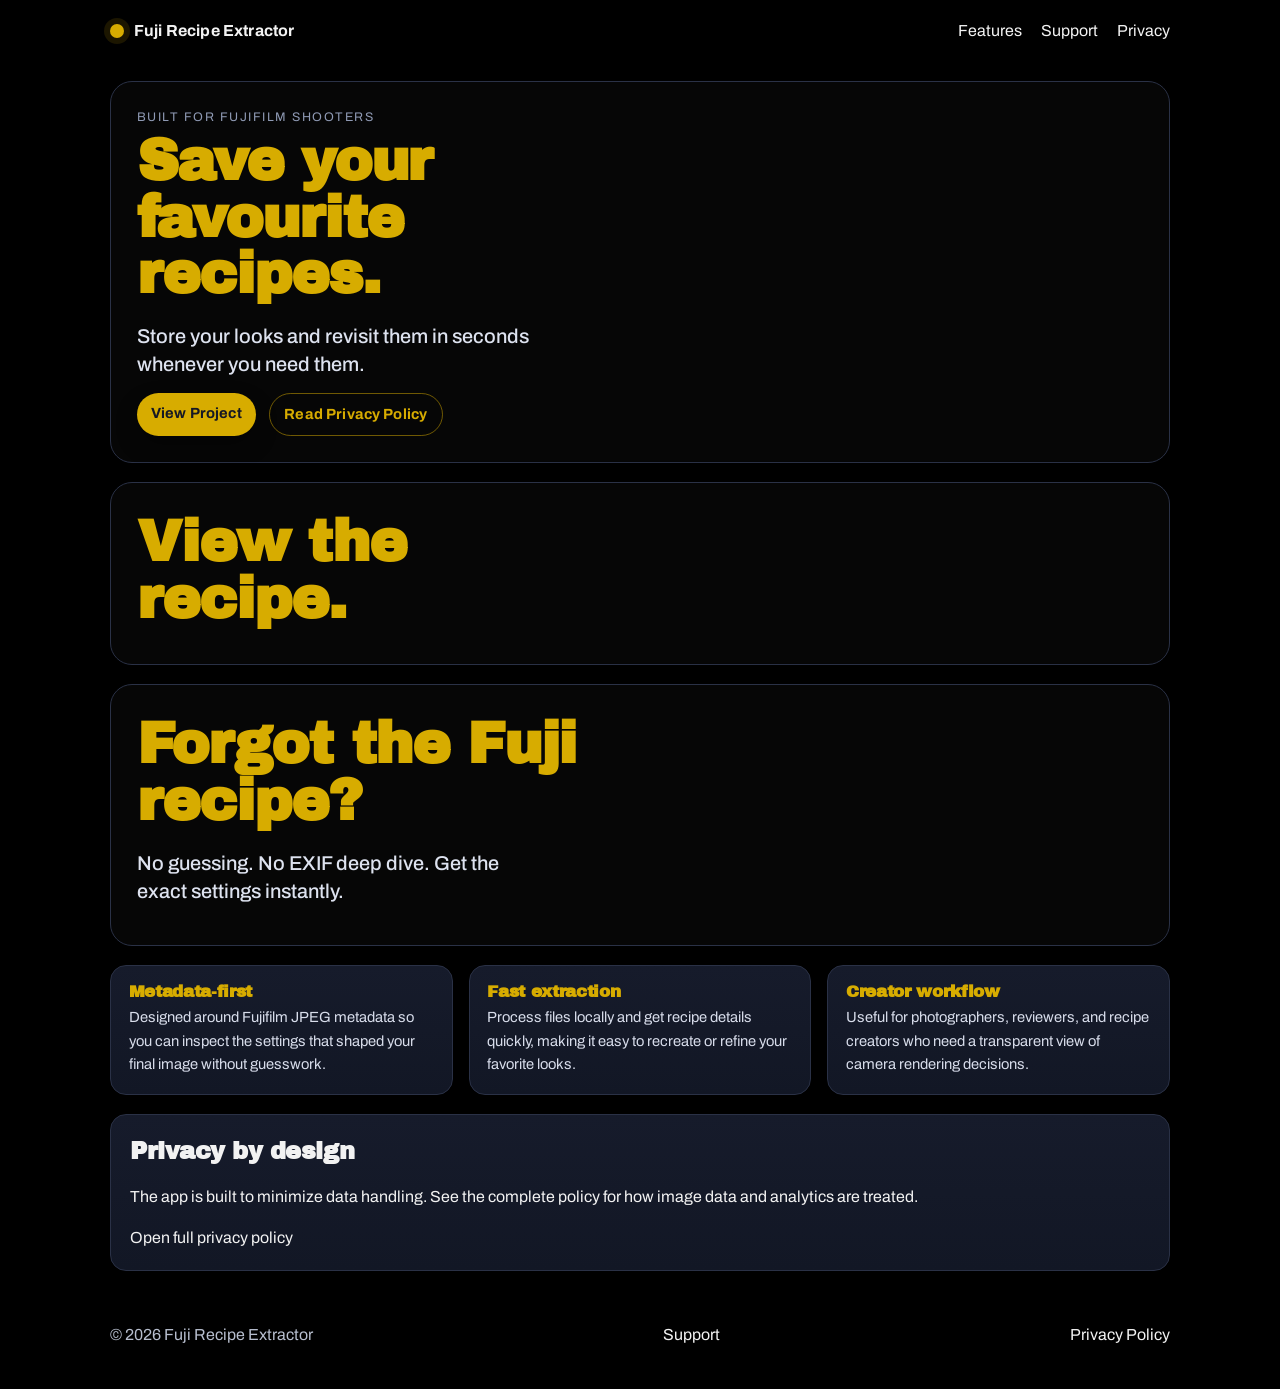
<file: index.html>
<!doctype html>
<html lang="en">
  <head>
    <meta charset="UTF-8" />
    <meta name="viewport" content="width=device-width, initial-scale=1.0" />
    <title>Fuji Recipe Extractor</title>
    <meta
      name="description"
      content="Fuji Recipe Extractor reads Fujifilm JPEG metadata and reveals your in-camera recipe settings in seconds."
    />
    <meta property="og:title" content="Fuji Recipe Extractor" />
    <meta
      property="og:description"
      content="Read Fujifilm JPEG metadata and recover your film simulation recipe settings."
    />
    <meta property="og:type" content="website" />
    <meta name="theme-color" content="#000000" />
    <link rel="stylesheet" href="styles.css" />
  </head>
  <body>
    <header class="site-header">
      <div class="brand">
        <span class="brand-dot" aria-hidden="true"></span>
        <span class="brand-name">Fuji Recipe Extractor</span>
      </div>
      <nav class="site-nav">
        <a href="#features">Features</a>
        <a href="support.html">Support</a>
        <a href="privacy-policy.html">Privacy</a>
      </nav>
    </header>

    <main>
      <section class="hero hero-first">
        <p class="eyebrow">Built for Fujifilm shooters</p>
        <h1 class="hero-title">Save your favourite recipes.</h1>
        <p class="hero-copy">Store your looks and revisit them in seconds whenever you need them.</p>
        <div class="hero-actions">
          <a class="btn btn-primary" href="https://github.com" rel="noopener noreferrer">View Project</a>
          <a class="btn btn-secondary" href="privacy-policy.html">Read Privacy Policy</a>
        </div>
      </section>

      <section class="hero hero-second">
        <h2 class="hero-title">View the recipe.</h2>
      </section>

      <section class="hero hero-third">
        <h2 class="hero-title">Forgot the Fuji recipe?</h2>
        <p class="hero-copy">No guessing. No EXIF deep dive. Get the exact settings instantly.</p>
      </section>

      <section id="features" class="feature-grid" aria-label="App features">
        <article class="feature-card">
          <h2>Metadata-first</h2>
          <p>
            Designed around Fujifilm JPEG metadata so you can inspect the settings that shaped your final image without
            guesswork.
          </p>
        </article>
        <article class="feature-card">
          <h2>Fast extraction</h2>
          <p>
            Process files locally and get recipe details quickly, making it easy to recreate or refine your favorite
            looks.
          </p>
        </article>
        <article class="feature-card">
          <h2>Creator workflow</h2>
          <p>
            Useful for photographers, reviewers, and recipe creators who need a transparent view of camera rendering
            decisions.
          </p>
        </article>
      </section>

      <section class="legal-callout">
        <h2>Privacy by design</h2>
        <p>
          The app is built to minimize data handling. See the complete policy for how image data and analytics are
          treated.
        </p>
        <a class="text-link" href="privacy-policy.html">Open full privacy policy</a>
      </section>
    </main>

    <footer class="site-footer">
      <p>© 2026 Fuji Recipe Extractor</p>
      <a href="support.html">Support</a>
      <a href="privacy-policy.html">Privacy Policy</a>
    </footer>
  </body>
</html>
</file>
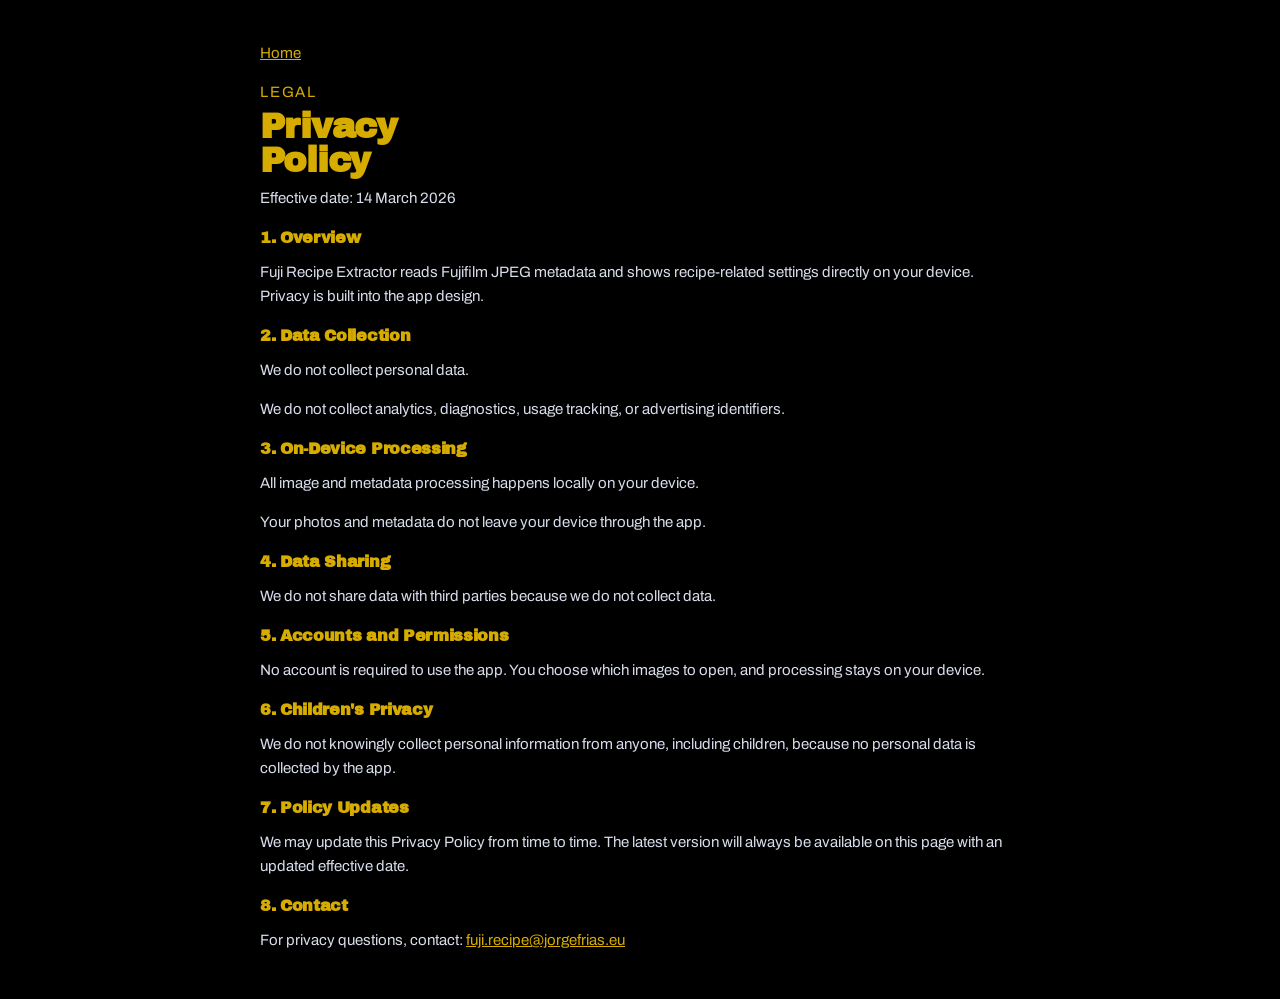
<file: privacy-policy.html>
<!doctype html>
<html lang="en">
  <head>
    <meta charset="UTF-8" />
    <meta name="viewport" content="width=device-width, initial-scale=1.0" />
    <title>Privacy Policy | Fuji Recipe Extractor</title>
    <meta name="description" content="Privacy policy for Fuji Recipe Extractor." />
    <meta name="theme-color" content="#000000" />
    <link rel="stylesheet" href="styles.css" />
  </head>
  <body class="privacy-plain">
    <main>
      <p><a href="index.html">Home</a></p>
      <p class="eyebrow">Legal</p>
      <h1>Privacy Policy</h1>
      <p class="effective-date">Effective date: 14 March 2026</p>

      <section>
        <h2>1. Overview</h2>
        <p>
          Fuji Recipe Extractor reads Fujifilm JPEG metadata and shows recipe-related settings directly on your device.
          Privacy is built into the app design.
        </p>
      </section>

      <section>
        <h2>2. Data Collection</h2>
        <p>
          We do not collect personal data.
        </p>
        <p>
          We do not collect analytics, diagnostics, usage tracking, or advertising identifiers.
        </p>
      </section>

      <section>
        <h2>3. On-Device Processing</h2>
        <p>
          All image and metadata processing happens locally on your device.
        </p>
        <p>
          Your photos and metadata do not leave your device through the app.
        </p>
      </section>

      <section>
        <h2>4. Data Sharing</h2>
        <p>
          We do not share data with third parties because we do not collect data.
        </p>
      </section>

      <section>
        <h2>5. Accounts and Permissions</h2>
        <p>
          No account is required to use the app. You choose which images to open, and processing stays on your device.
        </p>
      </section>

      <section>
        <h2>6. Children's Privacy</h2>
        <p>
          We do not knowingly collect personal information from anyone, including children, because no personal data is
          collected by the app.
        </p>
      </section>

      <section>
        <h2>7. Policy Updates</h2>
        <p>
          We may update this Privacy Policy from time to time. The latest version will always be available on this
          page with an updated effective date.
        </p>
      </section>

      <section>
        <h2>8. Contact</h2>
        <p>
          For privacy questions, contact: <a href="mailto:fuji.recipe@jorgefrias.eu">fuji.recipe@jorgefrias.eu</a>
        </p>
      </section>
    </main>
  </body>
</html>
</file>
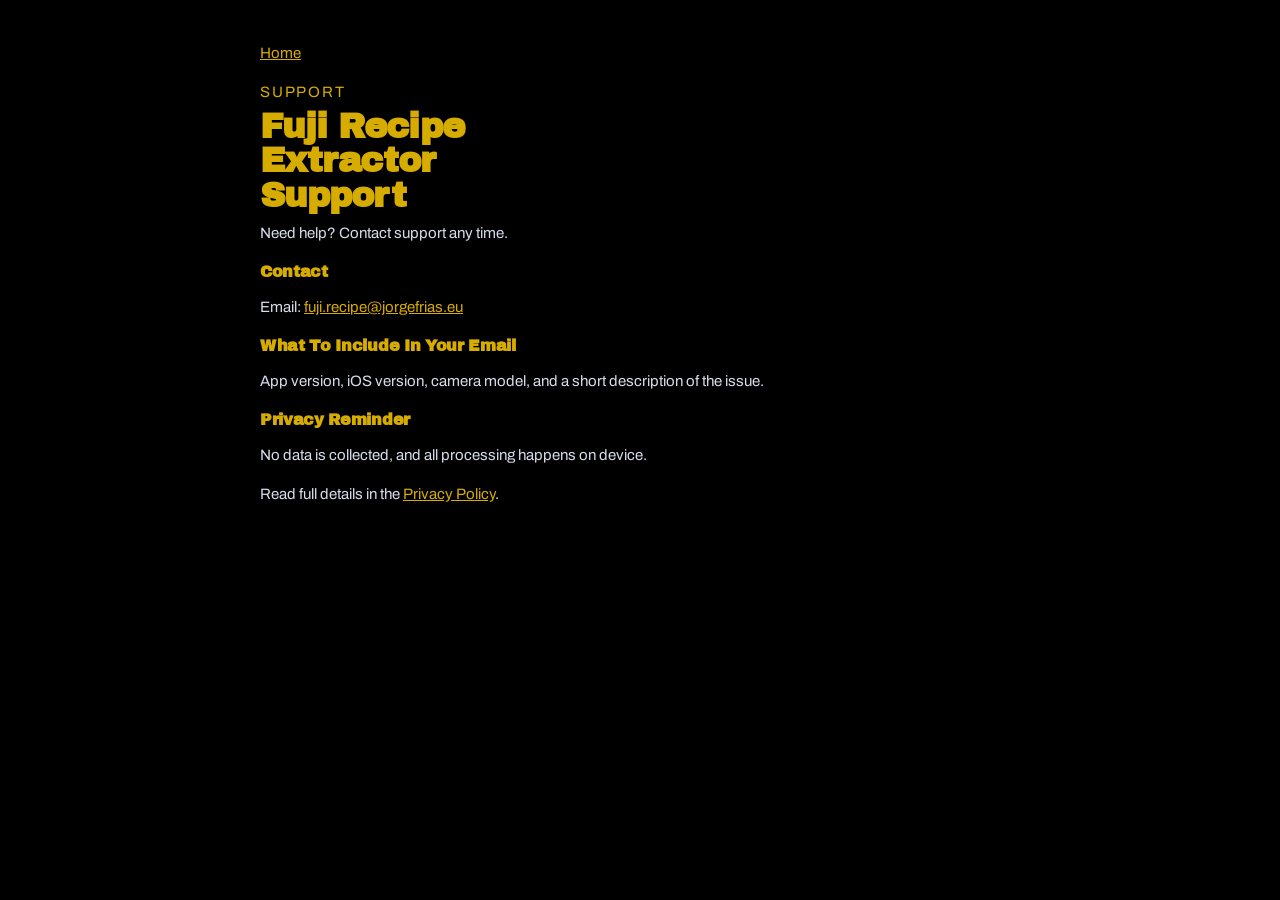
<file: support.html>
<!doctype html>
<html lang="en">
  <head>
    <meta charset="UTF-8" />
    <meta name="viewport" content="width=device-width, initial-scale=1.0" />
    <title>Support | Fuji Recipe Extractor</title>
    <meta name="description" content="Support for Fuji Recipe Extractor." />
    <meta name="theme-color" content="#000000" />
    <link rel="stylesheet" href="styles.css" />
  </head>
  <body class="privacy-plain">
    <main>
      <p><a href="index.html">Home</a></p>
      <p class="eyebrow">Support</p>
      <h1>Fuji Recipe Extractor Support</h1>
      <p class="effective-date">Need help? Contact support any time.</p>

      <section>
        <h2>Contact</h2>
        <p>Email: <a href="mailto:fuji.recipe@jorgefrias.eu">fuji.recipe@jorgefrias.eu</a></p>
      </section>

      <section>
        <h2>What To Include In Your Email</h2>
        <p>App version, iOS version, camera model, and a short description of the issue.</p>
      </section>

      <section>
        <h2>Privacy Reminder</h2>
        <p>No data is collected, and all processing happens on device.</p>
        <p>Read full details in the <a href="privacy-policy.html">Privacy Policy</a>.</p>
      </section>
    </main>
  </body>
</html>
</file>
<file: styles.css>
@import url("https://fonts.googleapis.com/css2?family=Archivo:wght@400;500;700&family=Archivo+Black&display=swap");

:root {
  --bg: #000000;
  --bg-soft: #060606;
  --surface: #0b0b0b;
  --ink: #f2f2f2;
  --muted: #b7bece;
  --accent: #d7ac00;
  --line: #2a3146;
  --shadow: 0 24px 40px rgba(0, 0, 0, 0.45);
}

* {
  box-sizing: border-box;
}

html,
body {
  margin: 0;
  padding: 0;
}

body {
  background: var(--bg);
  color: var(--ink);
  font-family: "Archivo", "Avenir Next", "Segoe UI", sans-serif;
  min-height: 100vh;
  line-height: 1.6;
  overflow-x: hidden;
}

.site-header,
main,
.site-footer {
  width: min(1060px, 92vw);
  margin: 0 auto;
}

.site-header {
  display: flex;
  align-items: center;
  justify-content: space-between;
  padding: 1.1rem 0;
}

.brand {
  display: flex;
  align-items: center;
  gap: 0.6rem;
  font-weight: 700;
  color: var(--ink);
}

.brand-dot {
  width: 0.9rem;
  height: 0.9rem;
  border-radius: 999px;
  background: var(--accent);
  box-shadow: 0 0 0 6px rgba(215, 172, 0, 0.13);
}

.brand-name {
  letter-spacing: 0.01em;
}

.site-nav {
  display: flex;
  gap: 1.2rem;
}

.site-nav a,
.site-footer a,
.text-link {
  color: var(--ink);
  text-decoration: none;
  border-bottom: 1px solid transparent;
  transition: border-color 0.2s ease, color 0.2s ease;
}

.site-nav a:hover,
.site-footer a:hover,
.text-link:hover {
  border-color: var(--accent);
  color: var(--accent);
}

.hero {
  margin-top: 1.2rem;
  padding: clamp(1rem, 3vw, 1.6rem);
  background: var(--bg-soft);
  border: 1px solid var(--line);
  border-radius: 22px;
  box-shadow: var(--shadow);
  animation: rise 500ms ease-out;
}

.eyebrow {
  text-transform: uppercase;
  letter-spacing: 0.12em;
  color: #8f9ab4;
  font-size: 0.78rem;
  margin: 0;
}

h1,
h2 {
  font-family: "Archivo Black", "Archivo", "Avenir Next", sans-serif;
  line-height: 0.98;
  letter-spacing: -0.02em;
  margin-top: 0.35rem;
}

h1 {
  font-size: clamp(2rem, 6vw, 4.2rem);
  max-width: 11ch;
  margin-bottom: 1rem;
}

.hero-title {
  color: var(--accent);
  font-size: clamp(1.7rem, 5.8vw, 3.6rem);
  margin: 0.35rem 0 0.7rem;
  max-width: 12ch;
}

.hero-copy {
  max-width: 36ch;
  color: #dde2ef;
  font-size: clamp(0.95rem, 2.1vw, 1.25rem);
  line-height: 1.4;
  margin-bottom: 0.9rem;
  font-weight: 500;
}

.hero-actions {
  display: flex;
  gap: 0.8rem;
  flex-wrap: wrap;
}

.btn {
  display: inline-block;
  padding: 0.56rem 0.9rem;
  border-radius: 999px;
  font-weight: 700;
  font-size: 0.92rem;
  letter-spacing: 0.01em;
  text-decoration: none;
  transition: transform 0.15s ease, box-shadow 0.15s ease;
}

.btn:hover {
  transform: translateY(-1px);
}

.btn-primary {
  background: var(--accent);
  color: #151824;
  box-shadow: 0 10px 22px rgba(0, 0, 0, 0.32);
}

.btn-secondary {
  background: transparent;
  color: var(--accent);
  border: 1px solid rgba(215, 172, 0, 0.5);
}

.feature-grid {
  display: grid;
  grid-template-columns: repeat(3, minmax(0, 1fr));
  gap: 1rem;
  margin: 1.2rem 0;
}

.feature-card {
  background: linear-gradient(180deg, #161b2b, #121725);
  border: 1px solid var(--line);
  border-radius: 16px;
  padding: 1.1rem;
  box-shadow: 0 4px 16px rgba(0, 0, 0, 0.2);
  animation: rise 680ms ease-out;
}

.feature-card h2 {
  margin: 0 0 0.35rem;
  font-size: 1.05rem;
  color: var(--accent);
}

.feature-card p {
  margin: 0;
  color: #d8ddeb;
  font-size: 0.92rem;
}

.legal-callout,
.legal-page section {
  background: linear-gradient(180deg, #161b2b, #121725);
  border: 1px solid var(--line);
  border-radius: 16px;
  padding: 1.2rem;
}

.legal-callout {
  margin-bottom: 1.2rem;
}

.legal-page {
  padding-top: 0.9rem;
  padding-bottom: 1.5rem;
}

.legal-page h1 {
  font-size: clamp(1.4rem, 3.2vw, 2.2rem);
  margin-bottom: 0.4rem;
}

.effective-date {
  margin-top: 0;
  margin-bottom: 1.2rem;
  color: var(--muted);
}

.legal-page section {
  margin-bottom: 0.8rem;
}

.legal-page h2 {
  font-size: 1.05rem;
  margin: 0 0 0.4rem;
}

.legal-page p {
  margin: 0.4rem 0;
  font-size: 0.94rem;
}

.site-footer {
  display: flex;
  justify-content: space-between;
  align-items: center;
  padding: 1rem 0 1.6rem;
  color: var(--muted);
}

.legal-page a {
  color: var(--accent);
}

.privacy-plain {
  background: #000;
  color: var(--ink);
}

.privacy-plain main {
  width: min(760px, 92vw);
  margin: 0 auto;
  padding: 1.6rem 0 2rem;
}

.privacy-plain .eyebrow {
  color: var(--accent);
}

.privacy-plain h1,
.privacy-plain h2 {
  color: var(--accent);
}

.privacy-plain h1 {
  font-size: clamp(1.45rem, 3.2vw, 2.2rem);
  margin: 0.3rem 0 0.55rem;
}

.privacy-plain h2 {
  font-size: 1rem;
  margin: 1.2rem 0 0.35rem;
}

.privacy-plain p,
.privacy-plain li {
  font-size: 0.94rem;
  color: #d8ddeb;
}

.privacy-plain section {
  border: 0;
  background: transparent;
  border-radius: 0;
  padding: 0;
  margin: 0;
}

.privacy-plain a {
  color: var(--accent);
}

@keyframes rise {
  from {
    transform: translateY(8px);
    opacity: 0;
  }
  to {
    transform: translateY(0);
    opacity: 1;
  }
}

@media (max-width: 860px) {
  .feature-grid {
    grid-template-columns: 1fr;
  }

  .hero {
    border-radius: 18px;
  }

  .site-header {
    flex-direction: column;
    gap: 0.7rem;
    align-items: flex-start;
  }

  .site-footer {
    flex-direction: column;
    align-items: flex-start;
    gap: 0.5rem;
  }
}
</file>
